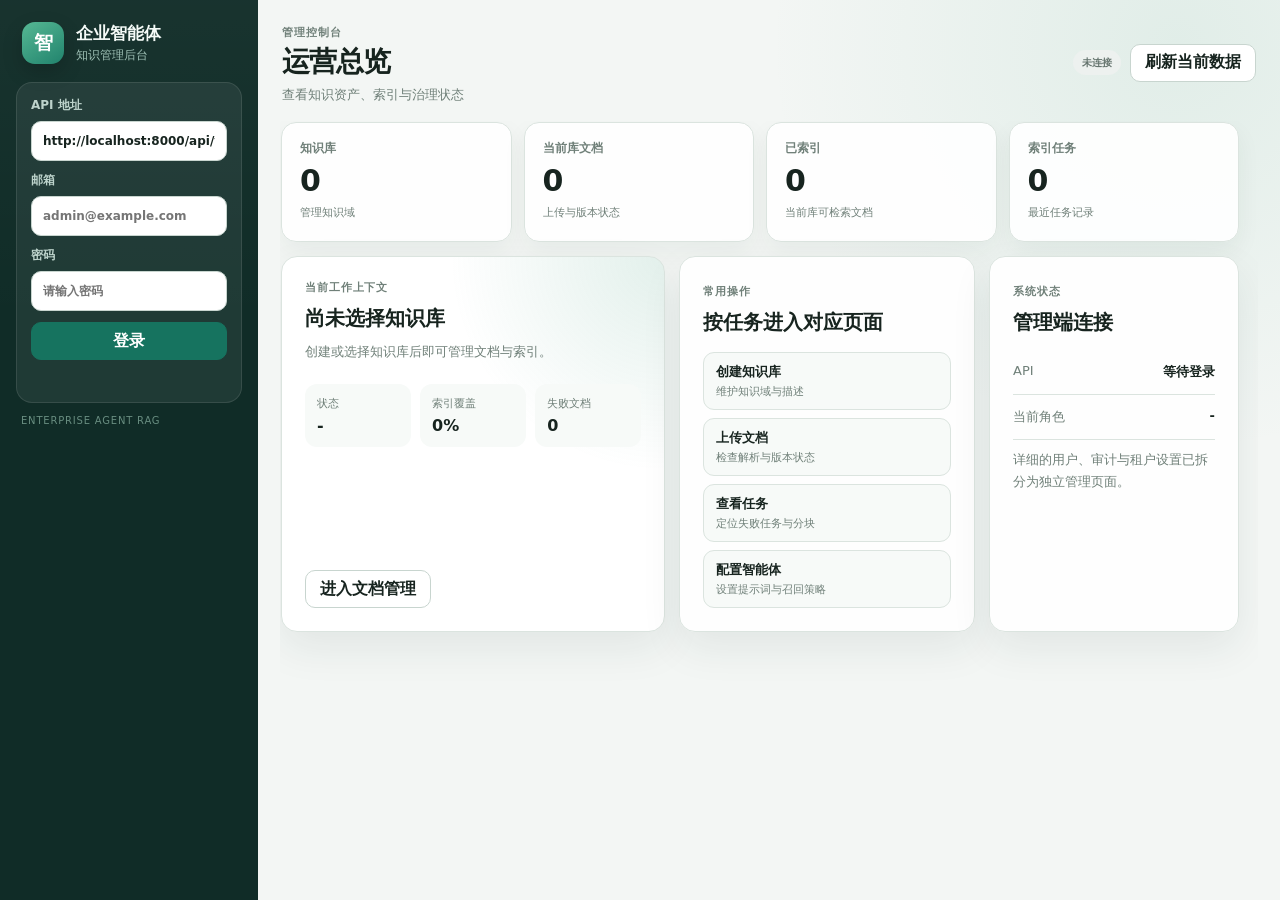
<file: frontend/admin/index.html>
<!doctype html>
<html lang="zh-CN">
  <head>
    <meta charset="utf-8" />
    <meta name="viewport" content="width=device-width, initial-scale=1" />
    <title>企业智能体 · 知识管理后台</title>
    <link rel="stylesheet" href="./styles.css" />
  </head>
  <body>
    <div id="app" class="app-shell">
      <aside class="sidebar">
        <div class="brand">
          <div class="brand-mark">智</div>
          <div>
            <h1>企业智能体</h1>
            <p>知识管理后台</p>
          </div>
        </div>

        <form id="loginForm" class="panel auth-panel">
          <label>
            API 地址
            <input id="apiBaseInput" type="url" value="http://localhost:8000/api/v1" autocomplete="url" />
          </label>
          <label>
            邮箱
            <input id="emailInput" type="email" placeholder="admin@example.com" autocomplete="username" required />
          </label>
          <label>
            密码
            <input id="passwordInput" type="password" placeholder="请输入密码" autocomplete="current-password" required />
          </label>
          <button class="primary-button" type="submit">登录</button>
          <p id="authStatus" class="status-text"></p>
        </form>

        <section class="panel user-panel hidden" id="userPanel">
          <div class="user-row">
            <div class="user-identity">
              <span class="eyebrow">当前用户</span>
              <strong id="userEmail">-</strong>
            </div>
            <button id="logoutButton" class="ghost-button compact-button" type="button">退出</button>
          </div>
        </section>

        <section id="kbContextPanel" class="context-panel hidden">
          <label for="kbSelect">当前知识库</label>
          <div class="context-select-row">
            <select id="kbSelect" aria-label="当前知识库"></select>
            <button id="refreshKbButton" class="icon-button" type="button" title="刷新知识库" aria-label="刷新知识库">↻</button>
          </div>
        </section>

        <nav id="adminNav" class="admin-nav hidden" aria-label="管理模块">
          <button class="nav-item active" type="button" data-view-target="overview">
            <span class="nav-icon">总</span><span>总览</span>
          </button>
          <button class="nav-item" type="button" data-view-target="knowledge" data-requires="knowledge">
            <span class="nav-icon">库</span><span>知识库</span>
          </button>
          <button class="nav-item" type="button" data-view-target="documents" data-requires="knowledge">
            <span class="nav-icon">文</span><span>文档管理</span>
          </button>
          <button class="nav-item" type="button" data-view-target="indexing" data-requires="knowledge">
            <span class="nav-icon">索</span><span>索引与分块</span>
          </button>
          <button class="nav-item" type="button" data-view-target="agents" data-requires="knowledge">
            <span class="nav-icon">智</span><span>智能体</span>
          </button>
          <div class="nav-divider" data-requires="governance"></div>
          <button class="nav-item" type="button" data-view-target="users" data-requires="governance">
            <span class="nav-icon">人</span><span>用户与权限</span>
          </button>
          <button class="nav-item" type="button" data-view-target="audit" data-requires="governance">
            <span class="nav-icon">审</span><span>审计日志</span>
          </button>
          <button class="nav-item" type="button" data-view-target="settings" data-requires="governance">
            <span class="nav-icon">设</span><span>租户设置</span>
          </button>
        </nav>

        <div class="sidebar-footer">Enterprise Agent RAG</div>
      </aside>

      <main class="workspace">
        <header class="topbar">
          <div>
            <span id="workspaceEyebrow" class="eyebrow">管理控制台</span>
            <h2 id="workspaceTitle">运营总览</h2>
            <p id="workspaceSubtitle" class="workspace-subtitle">查看知识资产、索引与治理状态</p>
          </div>
          <div class="topbar-actions">
            <span id="apiState" class="pill neutral">未连接</span>
            <button id="refreshAllButton" class="secondary-button" type="button">刷新当前数据</button>
          </div>
        </header>

        <div id="viewStack" class="view-stack">
          <section class="admin-view active" data-view="overview">
            <section class="metrics-row">
              <button class="metric" type="button" data-view-target="knowledge">
                <span>知识库</span><strong id="kbCount">0</strong><small>管理知识域</small>
              </button>
              <button class="metric" type="button" data-view-target="documents">
                <span>当前库文档</span><strong id="documentCount">0</strong><small>上传与版本状态</small>
              </button>
              <button class="metric" type="button" data-view-target="indexing">
                <span>已索引</span><strong id="indexedCount">0</strong><small>当前库可检索文档</small>
              </button>
              <button class="metric" type="button" data-view-target="indexing">
                <span>索引任务</span><strong id="jobCount">0</strong><small>最近任务记录</small>
              </button>
            </section>

            <section class="dashboard-grid">
              <article class="panel overview-card overview-context-card">
                <span class="eyebrow">当前工作上下文</span>
                <h3 id="overviewKbName">尚未选择知识库</h3>
                <p id="overviewKbDescription">创建或选择知识库后即可管理文档与索引。</p>
                <div class="overview-facts">
                  <div><span>状态</span><strong id="overviewKbStatus">-</strong></div>
                  <div><span>索引覆盖</span><strong id="overviewCoverage">0%</strong></div>
                  <div><span>失败文档</span><strong id="overviewFailedCount">0</strong></div>
                </div>
                <button class="secondary-button" type="button" data-view-target="documents">进入文档管理</button>
              </article>

              <article class="panel overview-card">
                <span class="eyebrow">常用操作</span>
                <h3>按任务进入对应页面</h3>
                <div class="quick-actions">
                  <button type="button" data-view-target="knowledge"><strong>创建知识库</strong><span>维护知识域与描述</span></button>
                  <button type="button" data-view-target="documents"><strong>上传文档</strong><span>检查解析与版本状态</span></button>
                  <button type="button" data-view-target="indexing"><strong>查看任务</strong><span>定位失败任务与分块</span></button>
                  <button type="button" data-view-target="agents"><strong>配置智能体</strong><span>设置提示词与召回策略</span></button>
                </div>
              </article>

              <article class="panel overview-card compact-status-card">
                <span class="eyebrow">系统状态</span>
                <h3>管理端连接</h3>
                <div class="status-line"><span>API</span><strong id="overviewApiStatus">等待登录</strong></div>
                <div class="status-line"><span>当前角色</span><strong id="overviewRole">-</strong></div>
                <p>详细的用户、审计与租户设置已拆分为独立管理页面。</p>
              </article>
            </section>
          </section>

          <section class="admin-view" data-view="knowledge" data-requires="knowledge">
            <div class="page-section-grid knowledge-layout">
              <section class="panel create-panel">
                <div class="section-heading">
                  <div><h3>创建知识库</h3><p>建立独立的知识域和文档边界</p></div>
                </div>
                <form id="kbForm" class="stack">
                  <label>名称<input id="kbNameInput" type="text" placeholder="例如：企业制度中心" maxlength="160" required /></label>
                  <label>描述<textarea id="kbDescriptionInput" rows="5" placeholder="说明内容范围、使用对象和维护责任"></textarea></label>
                  <button class="primary-button" type="submit">创建知识库</button>
                </form>
              </section>

              <section class="panel list-panel">
                <div class="section-heading">
                  <div><h3>知识库列表</h3><p>选择后将成为文档、索引和智能体页面的当前上下文</p></div>
                </div>
                <nav id="kbList" class="kb-list" aria-label="知识库列表"></nav>
              </section>
            </div>
          </section>

          <section class="admin-view" data-view="documents" data-requires="knowledge">
            <section class="panel upload-panel">
              <div class="section-heading">
                <div><h3>上传文档</h3><p>支持 docx、doc、pdf、md；上传后再建立索引</p></div>
              </div>
              <form id="uploadForm" class="upload-form">
                <label>显示标题<input id="documentTitleInput" type="text" placeholder="选填，默认使用文件名" /></label>
                <label>标签<input id="documentTagsInput" type="text" placeholder="制度, 产品, 常见问题" /></label>
                <label class="file-input"><input id="documentFileInput" type="file" accept=".doc,.docx,.pdf,.md" required /><span id="fileInputLabel">选择文件</span></label>
                <button class="primary-button" type="submit">上传文档</button>
              </form>
            </section>

            <div class="documents-layout">
              <section class="panel documents-panel">
                <div class="section-heading"><div><h3>文档列表</h3><p>点击一行查看版本、对象存储与解析信息</p></div></div>
                <div id="documentTable" class="table"></div>
              </section>
              <aside class="panel detail-panel">
                <div class="section-heading"><h3>文档详情</h3></div>
                <div id="documentDetail" class="detail-empty">尚未选择文档</div>
              </aside>
            </div>
          </section>

          <section class="admin-view" data-view="indexing" data-requires="knowledge">
            <div class="indexing-layout">
              <section class="panel jobs-panel">
                <div class="section-heading">
                  <div><h3>索引任务</h3><p>显示当前文档或最近任务的执行结果</p></div>
                  <button id="refreshJobsButton" class="icon-button" type="button" title="刷新索引任务" aria-label="刷新索引任务">↻</button>
                </div>
                <div id="jobsList" class="jobs-list"></div>
              </section>
              <section class="panel chunks-panel">
                <div class="section-heading"><div><h3>文档分块</h3><p id="chunksSubtitle">请从文档管理页面选择“查看分块”</p></div></div>
                <div id="chunksList" class="chunks-list"></div>
              </section>
            </div>
          </section>

          <section id="agentsPanel" class="admin-view hidden" data-view="agents" data-requires="knowledge">
            <div class="management-layout">
              <section class="panel editor-panel">
                <div class="section-heading"><div><h3>创建智能体</h3><p>配置提示词、模型和知识检索策略</p></div></div>
                <form id="agentForm" class="settings-form">
                  <input id="agentNameInput" type="text" placeholder="智能体名称" maxlength="160" required />
                  <textarea id="agentDescriptionInput" rows="2" placeholder="智能体描述（选填）"></textarea>
                  <textarea id="agentPromptInput" rows="7" placeholder="系统提示词" required></textarea>
                  <label>默认知识库<div id="agentKbOptions" class="checkbox-list"></div></label>
                  <div class="settings-grid">
                    <label>状态<select id="agentStatusInput"><option value="draft">草稿</option><option value="published">已发布</option></select></label>
                    <label>召回数量（Top K）<input id="agentTopKInput" type="number" min="1" max="30" value="8" /></label>
                    <label>生成温度<input id="agentTemperatureInput" type="number" min="0" max="2" step="0.1" value="0.2" /></label>
                    <label>上下文长度<input id="agentContextInput" type="number" min="500" max="12000" value="3500" /></label>
                    <label>最大推理轮数<input id="agentMaxIterationsInput" type="number" min="1" max="10" value="4" /></label>
                    <label>记忆消息数<input id="agentMemoryWindowInput" type="number" min="0" max="50" value="12" /></label>
                  </div>
                  <div class="checkbox-list">
                    <label class="checkbox-row"><input id="agentKnowledgeSearchInput" type="checkbox" checked />启用企业知识检索工具</label>
                    <label class="checkbox-row"><input id="agentRequireCitationsInput" type="checkbox" checked />企业问题必须经过证据检索</label>
                  </div>
                  <input id="agentModelInput" type="text" placeholder="对话模型（选填），例如 qwen-plus" />
                  <button class="primary-button" type="submit">创建智能体</button>
                </form>
              </section>
              <section class="panel list-panel">
                <div class="section-heading"><div><h3>智能体列表</h3><p>发布、退回草稿或归档现有智能体</p></div><button id="refreshAgentsButton" class="icon-button" type="button" title="刷新智能体">↻</button></div>
                <div id="agentsList" class="governance-list"></div>
              </section>
            </div>
          </section>

          <section id="governancePanel" class="admin-view hidden" data-view="users" data-requires="governance">
            <div class="management-layout users-layout">
              <section class="panel editor-panel">
                <div class="section-heading"><div><h3>创建用户</h3><p>添加租户成员并设置初始角色</p></div></div>
                <form id="userForm" class="governance-form">
                  <label>邮箱<input id="newUserEmailInput" type="email" placeholder="email@company.com" required /></label>
                  <label>名称<input id="newUserNameInput" type="text" placeholder="用户名称" maxlength="120" /></label>
                  <label>初始密码<input id="newUserPasswordInput" type="password" placeholder="至少 8 位" minlength="8" required /></label>
                  <label>角色<select id="newUserRoleInput"><option value="user">普通用户</option><option value="manager">知识管理员</option><option value="admin">系统管理员</option></select></label>
                  <button class="primary-button" type="submit">创建用户</button>
                </form>
                <section id="rolesPanel" class="roles-summary hidden">
                  <div class="section-heading"><h3>角色权限</h3></div>
                  <div id="rolesList" class="governance-list"></div>
                </section>
              </section>
              <section class="panel list-panel">
                <div class="section-heading"><div><h3>租户成员</h3><p>调整角色、状态或停用账号</p></div><button id="refreshUsersButton" class="icon-button" type="button" title="刷新用户">↻</button></div>
                <div id="usersList" class="governance-list"></div>
              </section>
            </div>
          </section>

          <section id="auditPanel" class="admin-view hidden" data-view="audit" data-requires="governance">
            <section class="panel full-page-panel">
              <div class="section-heading"><div><h3>审计日志</h3><p>最近的租户操作、资源与执行结果</p></div><button id="refreshAuditButton" class="icon-button" type="button" title="刷新审计日志">↻</button></div>
              <div id="auditLogsList" class="governance-list audit-list"></div>
            </section>
          </section>

          <section id="tenantSettingsPanel" class="admin-view hidden" data-view="settings" data-requires="governance">
            <section class="panel settings-page-panel">
              <div class="section-heading"><div><h3>租户设置</h3><p>统一配置文件、安全、检索和数据保留策略</p></div></div>
              <form id="tenantSettingsForm" class="settings-form tenant-settings-form">
                <div class="settings-group">
                  <h4>文件与容量</h4>
                  <label>知识库文件格式<input id="settingExtensionsInput" type="text" placeholder="docx,doc,pdf,md" /></label>
                  <label>文档上传上限（MB）<input id="settingUploadSizeInput" type="number" min="1" max="500" /></label>
                  <label>聊天附件上限（MB）<input id="settingAttachmentSizeInput" type="number" min="1" max="100" /></label>
                </div>
                <div class="settings-group">
                  <h4>检索与生成</h4>
                  <label>检索召回数量（Top K）<input id="settingTopKInput" type="number" min="1" max="30" /></label>
                  <label>生成温度<input id="settingTemperatureInput" type="number" min="0" max="2" step="0.1" /></label>
                  <label>数据保留天数<input id="settingRetentionInput" type="number" min="1" max="3650" /></label>
                </div>
                <div class="settings-group settings-switches">
                  <h4>安全控制</h4>
                  <label class="checkbox-row"><input id="settingAuditInput" type="checkbox" />启用审计日志</label>
                  <label class="checkbox-row"><input id="settingScanInput" type="checkbox" />启用上传安全扫描</label>
                </div>
                <div class="settings-submit"><button class="primary-button" type="submit">保存设置</button></div>
              </form>
            </section>
          </section>
        </div>
      </main>
    </div>

    <div id="toast" class="toast hidden" role="status" aria-live="polite"></div>
    <script src="./app.js" type="module"></script>
  </body>
</html>
</file>
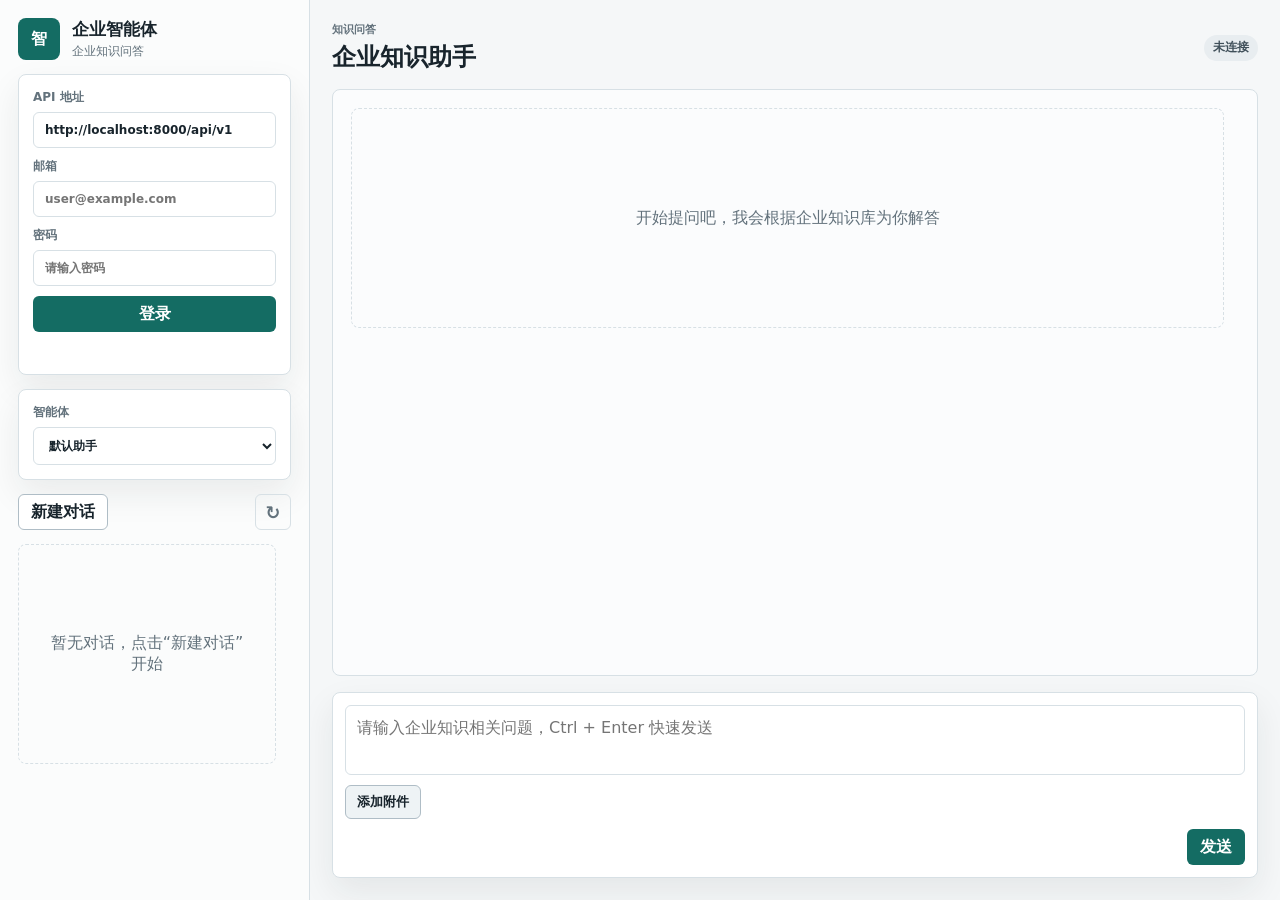
<file: frontend/user/index.html>
<!doctype html>
<html lang="zh-CN">
  <head>
    <meta charset="utf-8" />
    <meta name="viewport" content="width=device-width, initial-scale=1" />
    <title>企业智能体 · 知识问答</title>
    <link rel="stylesheet" href="./styles.css" />
  </head>
  <body>
    <div class="app-shell">
      <aside class="sidebar">
        <div class="brand">
          <div class="brand-mark">智</div>
          <div>
            <h1>企业智能体</h1>
            <p>企业知识问答</p>
          </div>
        </div>

        <form id="loginForm" class="panel auth-panel">
          <label>
            API 地址
            <input id="apiBaseInput" type="url" value="http://localhost:8000/api/v1" autocomplete="url" />
          </label>
          <label>
            邮箱
            <input id="emailInput" type="email" placeholder="user@example.com" autocomplete="username" required />
          </label>
          <label>
            密码
            <input id="passwordInput" type="password" placeholder="请输入密码" autocomplete="current-password" required />
          </label>
          <button class="primary-button" type="submit">登录</button>
          <p id="authStatus" class="status-text"></p>
        </form>

        <section id="userPanel" class="panel user-panel hidden">
          <div>
            <span class="eyebrow">当前用户</span>
            <strong id="userEmail">-</strong>
          </div>
          <button id="logoutButton" class="ghost-button" type="button">退出登录</button>
        </section>

        <section class="panel agent-panel">
          <label>
            智能体
            <select id="agentSelect">
              <option value="">默认助手</option>
            </select>
          </label>
        </section>

        <section class="session-tools">
          <button id="newSessionButton" class="secondary-button" type="button">新建对话</button>
          <button id="refreshSessionsButton" class="icon-button" type="button" title="刷新对话" aria-label="刷新对话">↻</button>
        </section>

        <nav id="sessionList" class="session-list" aria-label="对话列表"></nav>
      </aside>

      <main class="chat-workspace">
        <header class="topbar">
          <div>
            <span class="eyebrow">知识问答</span>
            <h2 id="sessionTitle">企业知识助手</h2>
          </div>
          <span id="apiState" class="pill neutral">未连接</span>
        </header>

        <section id="messages" class="messages" aria-live="polite"></section>

        <form id="messageForm" class="composer">
          <textarea id="messageInput" rows="2" placeholder="请输入企业知识相关问题，Ctrl + Enter 快速发送" required></textarea>
          <div class="attachment-row">
            <label class="attachment-button">
              <input id="attachmentInput" type="file" multiple accept=".doc,.docx,.pdf,.md,.txt,.png,.jpg,.jpeg,.webp" />
              <span>添加附件</span>
            </label>
            <div id="pendingAttachments" class="pending-attachments"></div>
          </div>
          <div class="composer-actions">
            <span id="composerStatus" class="status-text"></span>
            <button id="sendButton" class="primary-button" type="submit">发送</button>
          </div>
        </form>
      </main>
    </div>

    <div id="toast" class="toast hidden" role="status" aria-live="polite"></div>
    <script src="./app.js" type="module"></script>
  </body>
</html>
</file>
<file: frontend/admin/styles.css>
:root {
  color-scheme: light;
  --bg: #f3f6f4;
  --surface: #ffffff;
  --surface-soft: #f7faf8;
  --sidebar: #102c27;
  --sidebar-soft: #173a34;
  --text: #17241f;
  --muted: #708079;
  --border: #dbe4df;
  --border-strong: #c8d5cf;
  --accent: #16735f;
  --accent-dark: #0f5949;
  --accent-soft: #e8f4ef;
  --good: #18745d;
  --good-soft: #e6f5ef;
  --warn: #9a6413;
  --warn-soft: #fff4da;
  --bad: #b1483f;
  --bad-soft: #fff0ee;
  --shadow: 0 16px 40px rgba(24, 55, 45, 0.08);
  font-family: Inter, "PingFang SC", "Microsoft YaHei", system-ui, sans-serif;
}

* {
  box-sizing: border-box;
}

html,
body {
  width: 100%;
  height: 100%;
  margin: 0;
}

body {
  overflow: hidden;
  background:
    radial-gradient(circle at 92% 5%, rgba(93, 174, 145, 0.12), transparent 28%),
    var(--bg);
  color: var(--text);
}

button,
input,
select,
textarea {
  font: inherit;
}

button {
  cursor: pointer;
}

button:focus-visible,
input:focus-visible,
select:focus-visible,
textarea:focus-visible {
  outline: 3px solid rgba(22, 115, 95, 0.18);
  outline-offset: 2px;
}

.hidden {
  display: none !important;
}

.app-shell {
  display: grid;
  grid-template-columns: 258px minmax(0, 1fr);
  width: 100%;
  height: 100vh;
  height: 100dvh;
  min-height: 0;
  overflow: hidden;
}

.sidebar {
  display: flex;
  flex-direction: column;
  min-width: 0;
  min-height: 0;
  padding: 20px 16px 14px;
  overflow: hidden;
  color: #f5fbf8;
  background:
    linear-gradient(180deg, rgba(255, 255, 255, 0.035), transparent 36%),
    var(--sidebar);
}

.brand {
  display: flex;
  align-items: center;
  gap: 12px;
  padding: 2px 6px 18px;
}

.brand-mark {
  display: grid;
  place-items: center;
  width: 42px;
  height: 42px;
  flex: 0 0 auto;
  border-radius: 13px;
  background: linear-gradient(145deg, #56b894, #21836d);
  color: #fff;
  font-size: 19px;
  font-weight: 800;
  box-shadow: 0 8px 20px rgba(0, 0, 0, 0.18);
}

.brand h1,
.brand p,
.topbar h2,
.topbar p,
.section-heading h3,
.section-heading p,
.overview-card h3,
.overview-card p,
.settings-group h4 {
  margin: 0;
}

.brand h1 {
  font-size: 17px;
  line-height: 1.3;
}

.brand p {
  margin-top: 3px;
  color: #9ec0b5;
  font-size: 12px;
}

.panel {
  border: 1px solid var(--border);
  border-radius: 16px;
  background: rgba(255, 255, 255, 0.94);
  box-shadow: var(--shadow);
}

.auth-panel,
.user-panel {
  border-color: rgba(255, 255, 255, 0.1);
  background: rgba(255, 255, 255, 0.065);
  box-shadow: none;
}

.auth-panel {
  display: grid;
  gap: 11px;
  padding: 14px;
}

label {
  display: grid;
  gap: 7px;
  color: var(--muted);
  font-size: 13px;
  font-weight: 650;
}

.sidebar label {
  color: #bdd3cb;
  font-size: 12px;
}

input,
select,
textarea {
  width: 100%;
  min-width: 0;
  border: 1px solid var(--border-strong);
  border-radius: 10px;
  background: #fff;
  color: var(--text);
  transition: border-color 160ms ease, box-shadow 160ms ease;
}

input,
select {
  min-height: 40px;
  padding: 0 11px;
}

textarea {
  padding: 10px 11px;
  resize: vertical;
}

input:focus,
select:focus,
textarea:focus {
  border-color: var(--accent);
  box-shadow: 0 0 0 3px rgba(22, 115, 95, 0.1);
}

.primary-button,
.secondary-button,
.ghost-button,
.icon-button {
  min-height: 38px;
  border-radius: 10px;
  font-weight: 750;
  transition: transform 120ms ease, background 160ms ease, border-color 160ms ease;
}

.primary-button:active,
.secondary-button:active,
.ghost-button:active,
.icon-button:active,
.nav-item:active,
.metric:active {
  transform: translateY(1px);
}

.primary-button {
  border: 1px solid var(--accent);
  padding: 0 16px;
  background: var(--accent);
  color: #fff;
}

.primary-button:hover {
  background: var(--accent-dark);
}

.secondary-button {
  border: 1px solid var(--border-strong);
  padding: 0 14px;
  background: #fff;
  color: var(--text);
}

.secondary-button:hover,
.ghost-button:hover,
.icon-button:hover {
  border-color: #9cb9ad;
  background: var(--surface-soft);
}

.ghost-button {
  border: 1px solid var(--border);
  padding: 0 12px;
  background: transparent;
  color: var(--muted);
}

.icon-button {
  display: grid;
  place-items: center;
  width: 38px;
  flex: 0 0 auto;
  border: 1px solid var(--border);
  background: #fff;
  color: var(--muted);
  font-size: 19px;
}

.compact-button {
  min-height: 32px;
  padding: 0 10px;
  color: #d4e4de;
  border-color: rgba(255, 255, 255, 0.15);
}

.status-text {
  min-height: 17px;
  margin: 0;
  color: #ffcfca;
  font-size: 12px;
}

.user-panel {
  padding: 11px 12px;
}

.user-row {
  display: flex;
  align-items: center;
  justify-content: space-between;
  gap: 8px;
}

.user-identity {
  min-width: 0;
}

.user-identity strong {
  display: block;
  margin-top: 4px;
  overflow: hidden;
  color: #fff;
  font-size: 12px;
  text-overflow: ellipsis;
  white-space: nowrap;
}

.eyebrow {
  color: var(--muted);
  font-size: 11px;
  font-weight: 800;
  letter-spacing: 0.08em;
  text-transform: uppercase;
}

.sidebar .eyebrow {
  color: #91aea4;
}

.context-panel {
  margin-top: 12px;
  padding: 0 4px 13px;
  border-bottom: 1px solid rgba(255, 255, 255, 0.1);
}

.context-panel > label {
  margin-bottom: 7px;
}

.context-select-row {
  display: grid;
  grid-template-columns: minmax(0, 1fr) auto;
  gap: 7px;
}

.context-panel select {
  min-height: 38px;
  border-color: rgba(255, 255, 255, 0.12);
  background: var(--sidebar-soft);
  color: #fff;
}

.context-panel .icon-button {
  border-color: rgba(255, 255, 255, 0.12);
  background: var(--sidebar-soft);
  color: #d5e6df;
}

.admin-nav {
  display: grid;
  gap: 4px;
  min-height: 0;
  margin-top: 12px;
  overflow: auto;
  scrollbar-width: thin;
}

.nav-item {
  display: flex;
  align-items: center;
  gap: 10px;
  width: 100%;
  min-height: 42px;
  border: 0;
  border-radius: 10px;
  padding: 0 11px;
  background: transparent;
  color: #bad0c8;
  text-align: left;
  font-size: 13px;
  font-weight: 700;
}

.nav-item:hover {
  background: rgba(255, 255, 255, 0.065);
  color: #fff;
}

.nav-item.active {
  background: #f4faf7;
  color: var(--accent-dark);
  box-shadow: 0 8px 22px rgba(0, 0, 0, 0.12);
}

.nav-icon {
  display: grid;
  place-items: center;
  width: 24px;
  height: 24px;
  flex: 0 0 auto;
  border-radius: 7px;
  background: rgba(255, 255, 255, 0.09);
  font-size: 11px;
}

.nav-item.active .nav-icon {
  background: var(--accent-soft);
}

.nav-divider {
  height: 1px;
  margin: 7px 8px;
  background: rgba(255, 255, 255, 0.1);
}

.sidebar-footer {
  padding: 12px 5px 0;
  color: #688d80;
  font-size: 10px;
  letter-spacing: 0.08em;
  text-transform: uppercase;
}

.workspace {
  display: grid;
  grid-template-rows: auto minmax(0, 1fr);
  gap: 17px;
  min-width: 0;
  min-height: 0;
  height: 100%;
  padding: 21px 22px 18px;
  overflow: hidden;
}

.topbar {
  display: flex;
  align-items: center;
  justify-content: space-between;
  gap: 20px;
  min-width: 0;
  padding: 0 2px;
}

.topbar h2 {
  margin-top: 3px;
  font-size: clamp(23px, 2.2vw, 32px);
  letter-spacing: -0.035em;
}

.workspace-subtitle {
  margin-top: 5px !important;
  color: var(--muted);
  font-size: 13px;
}

.topbar-actions {
  display: flex;
  align-items: center;
  gap: 9px;
  flex: 0 0 auto;
}

.view-stack {
  min-width: 0;
  min-height: 0;
  overflow: hidden;
}

.admin-view {
  display: none;
  width: 100%;
  height: 100%;
  min-height: 0;
  padding: 1px 4px 8px 1px;
  overflow: auto;
  overscroll-behavior: contain;
  scrollbar-gutter: stable;
}

.admin-view.active {
  display: block;
}

.metrics-row {
  display: grid;
  grid-template-columns: repeat(4, minmax(0, 1fr));
  gap: 12px;
}

.metric {
  display: grid;
  gap: 5px;
  min-width: 0;
  min-height: 120px;
  border: 1px solid var(--border);
  border-radius: 15px;
  padding: 17px 18px;
  background: rgba(255, 255, 255, 0.92);
  color: var(--text);
  text-align: left;
  box-shadow: 0 10px 25px rgba(24, 55, 45, 0.055);
}

.metric:hover {
  border-color: #a9c6ba;
  box-shadow: 0 13px 28px rgba(24, 55, 45, 0.1);
}

.metric span,
.metric small {
  color: var(--muted);
}

.metric span {
  font-size: 12px;
  font-weight: 750;
}

.metric strong {
  font-size: 30px;
  line-height: 1;
  letter-spacing: -0.04em;
}

.metric small {
  font-size: 11px;
}

.dashboard-grid {
  display: grid;
  grid-template-columns: minmax(0, 1.3fr) minmax(0, 1fr) minmax(250px, 0.72fr);
  gap: 14px;
  margin-top: 14px;
}

.overview-card {
  min-height: 315px;
  padding: 23px;
}

.overview-card h3 {
  margin-top: 10px;
  font-size: 20px;
}

.overview-card > p {
  margin-top: 9px;
  color: var(--muted);
  font-size: 13px;
  line-height: 1.7;
}

.overview-context-card {
  display: flex;
  flex-direction: column;
  background:
    radial-gradient(circle at 100% 0, rgba(78, 162, 132, 0.16), transparent 40%),
    #fff;
}

.overview-context-card > .secondary-button {
  align-self: flex-start;
  margin-top: auto;
}

.overview-facts {
  display: grid;
  grid-template-columns: repeat(3, minmax(0, 1fr));
  gap: 9px;
  margin: 21px 0;
}

.overview-facts div {
  padding: 12px;
  border-radius: 12px;
  background: var(--surface-soft);
}

.overview-facts span,
.overview-facts strong {
  display: block;
}

.overview-facts span {
  color: var(--muted);
  font-size: 11px;
}

.overview-facts strong {
  margin-top: 5px;
  font-size: 16px;
}

.quick-actions {
  display: grid;
  gap: 8px;
  margin-top: 16px;
}

.quick-actions button {
  display: grid;
  gap: 3px;
  width: 100%;
  border: 1px solid var(--border);
  border-radius: 11px;
  padding: 10px 12px;
  background: var(--surface-soft);
  color: var(--text);
  text-align: left;
}

.quick-actions button:hover {
  border-color: #a9c6ba;
  background: var(--accent-soft);
}

.quick-actions strong {
  font-size: 13px;
}

.quick-actions span {
  color: var(--muted);
  font-size: 11px;
}

.compact-status-card .status-line {
  display: flex;
  justify-content: space-between;
  gap: 12px;
  padding: 13px 0;
  border-bottom: 1px solid var(--border);
  font-size: 13px;
}

.compact-status-card .status-line:first-of-type {
  margin-top: 14px;
}

.compact-status-card .status-line span {
  color: var(--muted);
}

.page-section-grid,
.documents-layout,
.indexing-layout,
.management-layout {
  display: grid;
  align-items: start;
  gap: 14px;
}

.knowledge-layout {
  grid-template-columns: minmax(300px, 0.68fr) minmax(0, 1.45fr);
}

.documents-layout {
  grid-template-columns: minmax(0, 1fr) 360px;
  margin-top: 14px;
}

.indexing-layout {
  grid-template-columns: 360px minmax(0, 1fr);
}

.management-layout {
  grid-template-columns: minmax(340px, 0.78fr) minmax(0, 1.32fr);
}

.create-panel,
.list-panel,
.upload-panel,
.documents-panel,
.detail-panel,
.jobs-panel,
.chunks-panel,
.editor-panel,
.full-page-panel,
.settings-page-panel {
  min-width: 0;
  padding: 19px;
}

.section-heading {
  display: flex;
  align-items: center;
  justify-content: space-between;
  gap: 14px;
  margin-bottom: 15px;
}

.section-heading h3 {
  font-size: 16px;
}

.section-heading p {
  margin-top: 5px;
  color: var(--muted);
  font-size: 12px;
  line-height: 1.5;
}

.stack,
.settings-form,
.governance-form {
  display: grid;
  gap: 12px;
}

.kb-list {
  display: grid;
  grid-template-columns: repeat(2, minmax(0, 1fr));
  gap: 10px;
}

.kb-item {
  display: grid;
  gap: 8px;
  min-height: 92px;
  border: 1px solid var(--border);
  border-radius: 12px;
  padding: 14px;
  background: var(--surface-soft);
  color: var(--text);
  text-align: left;
}

.kb-item:hover,
.kb-item.active {
  border-color: var(--accent);
  background: var(--accent-soft);
}

.kb-item.active {
  box-shadow: inset 3px 0 var(--accent);
}

.kb-item strong {
  overflow: hidden;
  text-overflow: ellipsis;
  white-space: nowrap;
}

.kb-meta,
.doc-meta,
.job-meta {
  color: var(--muted);
  font-size: 11px;
  line-height: 1.55;
}

.upload-form {
  display: grid;
  grid-template-columns: minmax(180px, 1fr) minmax(180px, 1fr) minmax(180px, 0.8fr) auto;
  align-items: end;
  gap: 10px;
}

.file-input {
  position: relative;
}

.file-input input {
  position: absolute;
  width: 1px;
  height: 1px;
  opacity: 0;
}

.file-input span {
  display: flex;
  align-items: center;
  min-height: 40px;
  overflow: hidden;
  border: 1px dashed #9db8ad;
  border-radius: 10px;
  padding: 0 12px;
  background: var(--surface-soft);
  color: var(--accent-dark);
  text-overflow: ellipsis;
  white-space: nowrap;
}

.table {
  display: grid;
  gap: 8px;
}

.doc-row {
  display: grid;
  grid-template-columns: minmax(180px, 1fr) auto 90px auto;
  align-items: center;
  gap: 12px;
  min-width: 0;
  border: 1px solid var(--border);
  border-radius: 12px;
  padding: 12px 13px;
  background: var(--surface-soft);
}

.doc-row:hover,
.doc-row.selected {
  border-color: #9dbdaf;
  background: #f1f8f5;
}

.doc-title {
  display: block;
  overflow: hidden;
  font-size: 13px;
  text-overflow: ellipsis;
  white-space: nowrap;
}

.doc-actions,
.user-controls {
  display: flex;
  align-items: center;
  gap: 7px;
  flex-wrap: wrap;
}

.doc-actions button,
.user-controls button {
  min-height: 32px;
  padding: 0 10px;
  font-size: 11px;
}

.detail-panel {
  position: sticky;
  top: 0;
}

.detail-empty,
.empty-state {
  display: grid;
  place-items: center;
  min-height: 120px;
  border: 1px dashed var(--border-strong);
  border-radius: 12px;
  background: var(--surface-soft);
  color: var(--muted);
  font-size: 13px;
  text-align: center;
}

.empty-state.compact {
  min-height: 70px;
}

.detail-list {
  display: grid;
  gap: 0;
  margin: 0;
}

.detail-list div {
  display: grid;
  grid-template-columns: 88px minmax(0, 1fr);
  gap: 10px;
  padding: 11px 0;
  border-bottom: 1px solid var(--border);
}

.detail-list dt {
  color: var(--muted);
  font-size: 12px;
}

.detail-list dd {
  min-width: 0;
  margin: 0;
  overflow-wrap: anywhere;
  font-size: 12px;
}

.jobs-list,
.chunks-list,
.governance-list {
  display: grid;
  gap: 9px;
}

.job-item,
.chunk-item,
.governance-item {
  border: 1px solid var(--border);
  border-radius: 12px;
  padding: 13px;
  background: var(--surface-soft);
}

.job-head,
.chunk-head,
.governance-item-head {
  display: flex;
  align-items: center;
  justify-content: space-between;
  gap: 10px;
}

.job-item .job-meta,
.governance-item .job-meta {
  margin: 7px 0 0;
}

.chunk-text {
  margin: 9px 0 0;
  color: #334740;
  font-size: 12px;
  line-height: 1.7;
  white-space: pre-wrap;
}

.checkbox-list {
  display: grid;
  grid-template-columns: repeat(2, minmax(0, 1fr));
  gap: 6px;
  max-height: 154px;
  padding: 9px;
  overflow: auto;
  border: 1px solid var(--border);
  border-radius: 10px;
  background: var(--surface-soft);
}

.checkbox-row {
  display: flex;
  align-items: center;
  gap: 8px;
  min-height: 34px;
  color: var(--text);
  font-size: 12px;
}

.checkbox-row input {
  width: 16px;
  height: 16px;
  min-height: 0;
  padding: 0;
}

.settings-grid {
  display: grid;
  grid-template-columns: repeat(2, minmax(0, 1fr));
  gap: 9px;
}

.roles-summary {
  margin-top: 20px;
  padding-top: 18px;
  border-top: 1px solid var(--border);
}

.user-controls {
  margin-top: 11px;
}

.user-controls select {
  width: auto;
  min-width: 128px;
  min-height: 34px;
  font-size: 12px;
}

.permission-list {
  display: flex;
  gap: 5px;
  flex-wrap: wrap;
  margin-top: 10px;
}

.permission-list span {
  border-radius: 999px;
  padding: 4px 8px;
  background: var(--accent-soft);
  color: var(--accent-dark);
  font-size: 10px;
  font-weight: 700;
}

.full-page-panel,
.settings-page-panel {
  min-height: 100%;
}

.audit-list {
  grid-template-columns: repeat(2, minmax(0, 1fr));
}

.tenant-settings-form {
  grid-template-columns: repeat(3, minmax(0, 1fr));
  align-items: start;
  gap: 14px;
}

.settings-group {
  display: grid;
  gap: 12px;
  min-height: 270px;
  border: 1px solid var(--border);
  border-radius: 13px;
  padding: 17px;
  background: var(--surface-soft);
}

.settings-group h4 {
  font-size: 14px;
}

.settings-switches {
  align-content: start;
}

.settings-submit {
  grid-column: 1 / -1;
  display: flex;
  justify-content: flex-end;
}

.pill {
  display: inline-flex;
  align-items: center;
  justify-content: center;
  min-height: 25px;
  border-radius: 999px;
  padding: 3px 9px;
  font-size: 10px;
  font-weight: 800;
  white-space: nowrap;
}

.pill.good {
  background: var(--good-soft);
  color: var(--good);
}

.pill.warn {
  background: var(--warn-soft);
  color: var(--warn);
}

.pill.bad {
  background: var(--bad-soft);
  color: var(--bad);
}

.pill.neutral {
  background: #edf1ef;
  color: #65746e;
}

.toast {
  position: fixed;
  right: 22px;
  bottom: 20px;
  z-index: 20;
  max-width: min(420px, calc(100vw - 40px));
  border-radius: 11px;
  padding: 12px 15px;
  background: #163c33;
  color: #fff;
  box-shadow: 0 14px 35px rgba(0, 0, 0, 0.22);
  font-size: 13px;
}

@media (max-width: 1220px) {
  .dashboard-grid {
    grid-template-columns: repeat(2, minmax(0, 1fr));
  }

  .compact-status-card {
    grid-column: 1 / -1;
    min-height: auto;
  }

  .documents-layout,
  .management-layout {
    grid-template-columns: minmax(0, 1fr);
  }

  .detail-panel {
    position: static;
  }

  .tenant-settings-form {
    grid-template-columns: repeat(2, minmax(0, 1fr));
  }
}

@media (max-width: 980px) {
  .app-shell {
    grid-template-columns: 218px minmax(0, 1fr);
  }

  .workspace {
    padding-right: 15px;
    padding-left: 15px;
  }

  .metrics-row {
    grid-template-columns: repeat(2, minmax(0, 1fr));
  }

  .knowledge-layout,
  .indexing-layout {
    grid-template-columns: minmax(0, 1fr);
  }

  .upload-form {
    grid-template-columns: repeat(2, minmax(0, 1fr));
  }

  .audit-list {
    grid-template-columns: minmax(0, 1fr);
  }
}

@media (max-width: 720px) {
  .app-shell {
    grid-template-columns: minmax(0, 1fr);
    grid-template-rows: auto minmax(0, 1fr);
  }

  .sidebar {
    display: grid;
    grid-template-columns: auto minmax(0, 1fr);
    gap: 8px 12px;
    max-height: 43dvh;
    padding: 10px 12px;
    overflow: auto;
  }

  .brand {
    grid-column: 1;
    padding: 0;
  }

  .brand > div:last-child,
  .sidebar-footer {
    display: none;
  }

  .auth-panel,
  .user-panel,
  .context-panel {
    grid-column: 2;
    margin: 0;
  }

  .auth-panel {
    grid-template-columns: repeat(2, minmax(0, 1fr));
  }

  .auth-panel label:first-child,
  .auth-panel .status-text {
    grid-column: 1 / -1;
  }

  .admin-nav {
    grid-column: 1 / -1;
    display: flex;
    gap: 6px;
    margin: 0;
    overflow-x: auto;
  }

  .nav-item {
    width: auto;
    flex: 0 0 auto;
    padding: 0 10px;
  }

  .nav-divider {
    width: 1px;
    height: 30px;
    margin: 6px 3px;
  }

  .workspace {
    gap: 12px;
    padding: 13px 12px 10px;
  }

  .topbar {
    align-items: flex-start;
  }

  .workspace-subtitle,
  .topbar-actions .pill {
    display: none;
  }

  .topbar h2 {
    font-size: 22px;
  }

  .topbar-actions .secondary-button {
    padding: 0 10px;
    font-size: 12px;
  }

  .metrics-row,
  .dashboard-grid,
  .kb-list,
  .tenant-settings-form,
  .settings-grid {
    grid-template-columns: minmax(0, 1fr);
  }

  .metric {
    min-height: 96px;
  }

  .compact-status-card,
  .settings-submit {
    grid-column: auto;
  }

  .overview-facts {
    grid-template-columns: minmax(0, 1fr);
  }

  .upload-form {
    grid-template-columns: minmax(0, 1fr);
  }

  .doc-row {
    grid-template-columns: minmax(0, 1fr) auto;
  }

  .doc-row > .doc-meta {
    display: none;
  }

  .doc-actions {
    grid-column: 1 / -1;
  }

  .settings-group {
    min-height: auto;
  }
}
</file>
<file: frontend/user/styles.css>
:root {
  color-scheme: light;
  --bg: #f5f7f8;
  --surface: #ffffff;
  --surface-alt: #eef3f5;
  --border: #d7e0e5;
  --border-strong: #afbdc6;
  --text: #18242c;
  --muted: #63727c;
  --primary: #146c63;
  --primary-strong: #0f514a;
  --accent: #285f8f;
  --danger: #b42318;
  --shadow: 0 14px 34px rgba(24, 36, 44, 0.08);
}

* {
  box-sizing: border-box;
}

body {
  margin: 0;
  min-width: 320px;
  min-height: 100vh;
  height: 100vh;
  height: 100dvh;
  overflow: hidden;
  background: var(--bg);
  color: var(--text);
  font-family: "Microsoft YaHei UI", "PingFang SC", "Noto Sans CJK SC", Inter, ui-sans-serif, system-ui, -apple-system, BlinkMacSystemFont, "Segoe UI", sans-serif;
  letter-spacing: 0;
}

button,
input,
select,
textarea {
  font: inherit;
}

button {
  cursor: pointer;
}

.app-shell {
  display: grid;
  grid-template-columns: 310px minmax(0, 1fr);
  width: 100%;
  height: 100vh;
  height: 100dvh;
  min-height: 0;
  overflow: hidden;
}

.sidebar {
  display: flex;
  flex-direction: column;
  gap: 14px;
  min-height: 0;
  height: 100%;
  overflow: hidden;
  padding: 18px;
  border-right: 1px solid var(--border);
  background: #fbfcfc;
}

.brand,
.user-panel,
.agent-panel,
.session-tools,
.topbar,
.composer-actions,
.citation-head {
  display: flex;
  align-items: center;
  justify-content: space-between;
  gap: 12px;
}

.brand {
  justify-content: flex-start;
}

.brand-mark {
  display: grid;
  place-items: center;
  width: 42px;
  height: 42px;
  border-radius: 8px;
  background: var(--primary);
  color: #fff;
  font-weight: 800;
}

.brand h1,
.brand p,
.topbar h2 {
  margin: 0;
}

.brand h1 {
  font-size: 17px;
}

.brand p,
.status-text,
.eyebrow,
.session-meta,
.citation-meta {
  color: var(--muted);
}

.brand p {
  margin-top: 2px;
  font-size: 12px;
}

.panel {
  border: 1px solid var(--border);
  border-radius: 8px;
  background: var(--surface);
  box-shadow: var(--shadow);
}

.auth-panel {
  display: grid;
  gap: 10px;
  padding: 14px;
}

.user-panel,
.agent-panel {
  padding: 14px;
}

.agent-panel {
  display: block;
}

label {
  display: grid;
  gap: 6px;
  color: var(--muted);
  font-size: 12px;
  font-weight: 700;
}

input,
select,
textarea {
  width: 100%;
  border: 1px solid var(--border);
  border-radius: 6px;
  background: #fff;
  color: var(--text);
  padding: 10px 11px;
  outline: none;
}

textarea {
  resize: none;
  line-height: 1.5;
}

input:focus,
select:focus,
textarea:focus {
  border-color: var(--primary);
  box-shadow: 0 0 0 3px rgba(20, 108, 99, 0.14);
}

.primary-button,
.secondary-button,
.ghost-button,
.icon-button {
  min-height: 36px;
  border-radius: 6px;
  border: 1px solid transparent;
  padding: 0 12px;
  font-weight: 750;
}

.primary-button {
  background: var(--primary);
  color: #fff;
}

.primary-button:hover {
  background: var(--primary-strong);
}

.secondary-button {
  border-color: var(--border-strong);
  background: #fff;
  color: var(--text);
}

.ghost-button,
.icon-button {
  border-color: var(--border);
  background: transparent;
  color: var(--muted);
}

.icon-button {
  width: 36px;
  padding: 0;
  font-size: 18px;
}

.hidden {
  display: none !important;
}

.status-text {
  min-height: 18px;
  margin: 0;
  font-size: 12px;
}

.eyebrow {
  display: block;
  font-size: 11px;
  font-weight: 800;
  text-transform: uppercase;
}

.session-list {
  display: grid;
  align-content: start;
  grid-auto-rows: max-content;
  gap: 8px;
  flex: 1 1 auto;
  min-height: 0;
  overflow: auto;
  overscroll-behavior: contain;
  scrollbar-gutter: stable;
}

.session-item {
  display: grid;
  grid-template-columns: minmax(0, 1fr) auto;
  gap: 0;
  width: 100%;
  min-height: 64px;
  border: 1px solid var(--border);
  border-radius: 8px;
  background: var(--surface);
  overflow: hidden;
}

.session-item.active {
  border-color: var(--primary);
  box-shadow: inset 3px 0 0 var(--primary);
}

.session-select {
  display: grid;
  gap: 6px;
  min-width: 0;
  border: 0;
  background: transparent;
  color: var(--text);
  padding: 12px 8px 12px 12px;
  text-align: left;
}

.session-select strong {
  overflow-wrap: anywhere;
}

.session-delete {
  align-self: start;
  min-width: 44px;
  min-height: 32px;
  margin: 8px 8px 0 0;
  border: 1px solid transparent;
  border-radius: 6px;
  background: transparent;
  color: var(--muted);
  padding: 0 8px;
  font-size: 12px;
  font-weight: 750;
}

.session-delete:hover,
.session-delete:focus-visible {
  border-color: #f0b9b4;
  background: #fff1f0;
  color: var(--danger);
  outline: none;
}

.session-meta {
  font-size: 12px;
}

.chat-workspace {
  display: grid;
  grid-template-rows: auto minmax(0, 1fr) auto;
  min-width: 0;
  min-height: 0;
  height: 100%;
  overflow: hidden;
  padding: 22px;
}

.topbar {
  margin-bottom: 16px;
}

.topbar h2 {
  margin-top: 4px;
  font-size: 24px;
}

.pill {
  display: inline-flex;
  align-items: center;
  justify-content: center;
  min-height: 26px;
  border-radius: 999px;
  padding: 0 9px;
  font-size: 12px;
  font-weight: 800;
}

.pill.neutral {
  background: #e8edf0;
  color: #40505a;
}

.pill.good {
  background: #ddf3e7;
  color: #17613b;
}

.messages {
  display: grid;
  align-content: start;
  gap: 14px;
  min-height: 0;
  overflow: auto;
  overscroll-behavior: contain;
  scrollbar-gutter: stable;
  border: 1px solid var(--border);
  border-radius: 8px;
  background: #fbfcfd;
  padding: 18px;
}

.empty-state {
  display: grid;
  place-items: center;
  min-height: 220px;
  border: 1px dashed var(--border);
  border-radius: 8px;
  color: var(--muted);
  text-align: center;
  padding: 24px;
}

.message {
  display: grid;
  gap: 8px;
  max-width: min(860px, 100%);
}

.message.user {
  justify-self: end;
}

.message.assistant {
  justify-self: start;
}

.bubble {
  border: 1px solid var(--border);
  border-radius: 8px;
  background: var(--surface);
  padding: 12px 14px;
  white-space: pre-wrap;
  line-height: 1.58;
  overflow-wrap: anywhere;
}

.message.user .bubble {
  border-color: #bdd7d3;
  background: #edf8f6;
}

.message-role {
  color: var(--muted);
  font-size: 12px;
  font-weight: 800;
  text-transform: uppercase;
}

.citations {
  display: grid;
  gap: 8px;
}

.agent-trace {
  margin-top: 10px;
  border: 1px solid rgba(96, 165, 250, 0.24);
  border-radius: 10px;
  background: rgba(15, 23, 42, 0.35);
  font-size: 12px;
}

.agent-trace summary {
  cursor: pointer;
  padding: 8px 10px;
  color: var(--muted);
}

.agent-trace-body {
  display: grid;
  gap: 6px;
  padding: 0 10px 10px;
}

.agent-trace-step {
  display: grid;
  gap: 2px;
  padding: 7px 8px;
  border-radius: 8px;
  background: rgba(15, 23, 42, 0.55);
}

.agent-trace-step span,
.agent-trace-step small {
  color: var(--muted);
}

.citation {
  border: 1px solid var(--border);
  border-radius: 8px;
  background: #fff;
  padding: 10px;
}

.citation button {
  border: 0;
  background: transparent;
  color: var(--accent);
  padding: 0;
  font-weight: 800;
}

.citation blockquote {
  margin: 8px 0 0;
  border-left: 3px solid var(--border-strong);
  padding-left: 10px;
  color: #34434d;
  font-size: 13px;
  line-height: 1.5;
}

.citation-meta {
  font-size: 12px;
}

.composer {
  display: grid;
  gap: 10px;
  margin-top: 16px;
  border: 1px solid var(--border);
  border-radius: 8px;
  background: var(--surface);
  padding: 12px;
  box-shadow: var(--shadow);
}

.attachment-row {
  display: flex;
  align-items: center;
  gap: 10px;
  min-width: 0;
}

.attachment-button input {
  position: absolute;
  inline-size: 1px;
  block-size: 1px;
  opacity: 0;
}

.attachment-button span {
  display: inline-flex;
  align-items: center;
  min-height: 34px;
  border: 1px solid var(--border-strong);
  border-radius: 6px;
  background: var(--surface-alt);
  color: var(--text);
  padding: 0 11px;
  font-size: 13px;
  font-weight: 750;
}

.pending-attachments,
.attachment-badges {
  display: flex;
  flex-wrap: wrap;
  gap: 6px;
  min-width: 0;
}

.attachment-chip {
  display: inline-flex;
  align-items: center;
  gap: 6px;
  max-width: 240px;
  min-height: 30px;
  border: 1px solid var(--border);
  border-radius: 999px;
  background: #fff;
  color: var(--text);
  padding: 0 9px;
  font-size: 12px;
}

.attachment-chip span {
  overflow: hidden;
  text-overflow: ellipsis;
  white-space: nowrap;
}

.attachment-chip button {
  width: 18px;
  height: 18px;
  border: 0;
  border-radius: 50%;
  background: #e8edf0;
  color: var(--muted);
  padding: 0;
  line-height: 18px;
}

.toast {
  position: fixed;
  right: 18px;
  bottom: 18px;
  max-width: min(420px, calc(100vw - 36px));
  border: 1px solid var(--border);
  border-radius: 8px;
  background: #101820;
  color: #fff;
  padding: 12px 14px;
  box-shadow: var(--shadow);
  z-index: 20;
}

@media (max-width: 900px) {
  .app-shell {
    grid-template-columns: 1fr;
    grid-template-rows: minmax(180px, 38dvh) minmax(0, 1fr);
  }

  .sidebar {
    min-height: 0;
    height: auto;
    overflow-y: auto;
    overscroll-behavior: contain;
    border-right: 0;
    border-bottom: 1px solid var(--border);
  }

  .chat-workspace {
    min-height: 0;
    height: auto;
    padding: 16px;
  }

  .topbar {
    align-items: stretch;
    flex-direction: column;
  }

  .attachment-row {
    align-items: flex-start;
    flex-direction: column;
  }
}
</file>
